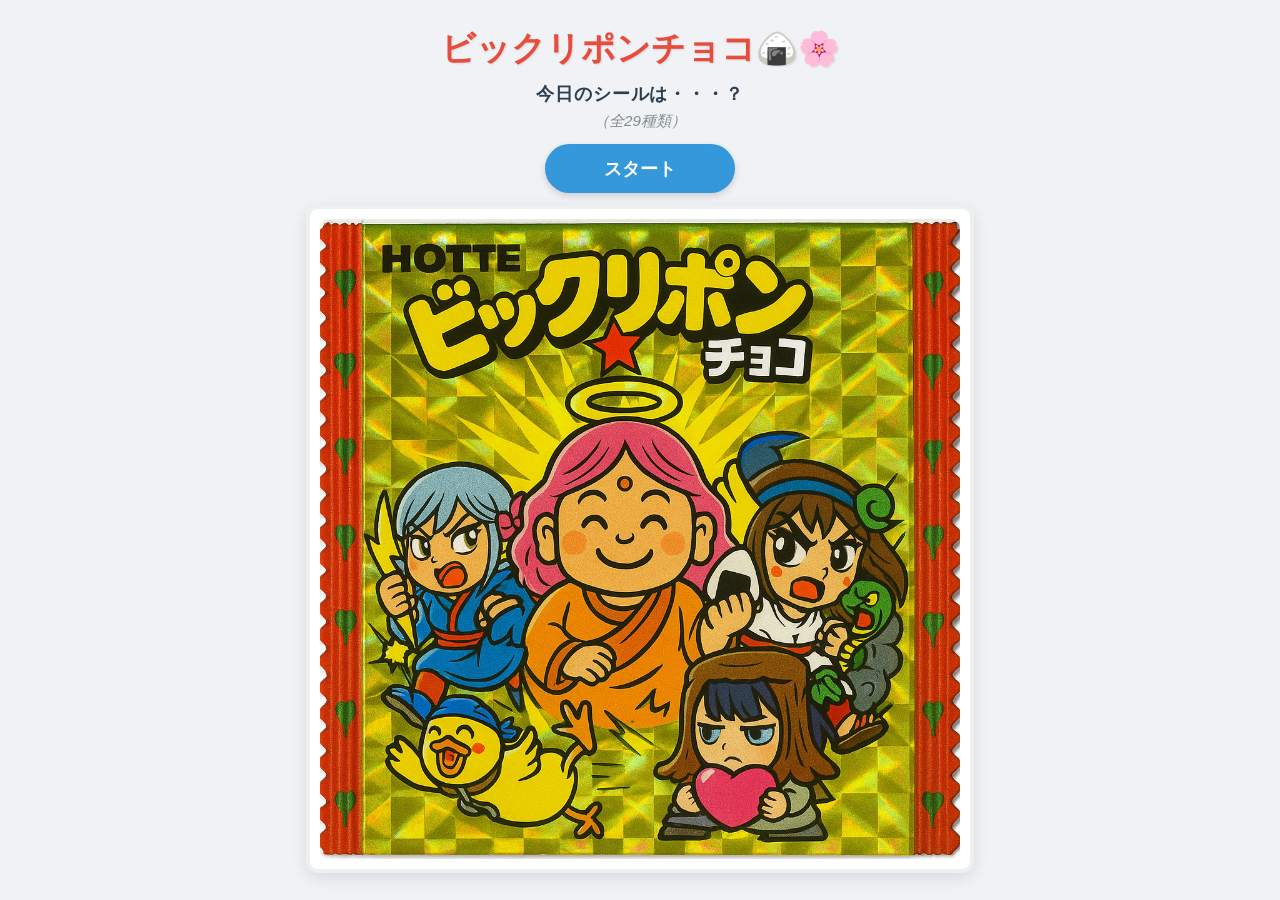
<file: index.html>
<!DOCTYPE html>
<html lang="ja">
<head>
    <meta charset="UTF-8">
    <meta name="viewport" content="width=device-width, initial-scale=1.0">
    <title>ビックリポンチョコ🍙🌸</title>
    <link rel="stylesheet" href="style.css">

    <!-- OGP設定ここから -->
    <meta property="og:title" content="ビックリポンチョコ🍙🌸">
    <meta property="og:description" content="今日のビックリポンチョコのシールは何かな？">
    <!-- ↓ ここに images/package.png を指定します -->
    <meta property="og:image" content="https://kouchang.github.io/bikkuri-pon-choco/images/package.png">
    <meta property="og:url" content="https://kouchang.github.io/bikkuri-pon-choco/">
    <meta property="og:type" content="website">
    <meta name="twitter:card" content="summary_large_image">
    <!-- OGP設定ここまで -->

</head>
<body>
    <!-- App Version: 5f945ce -->
    <h1>ビックリポンチョコ🍙🌸</h1>
    <p>今日のシールは・・・？</p>
    <a href="rarity.html" id="image-count-display"></a> <!-- pタグをaタグに変更し、href属性を追加 -->
    <button id="action-button">スタート</button>
    <div id="image-container">
        <img id="random-image" src="" alt="ランダムに表示される画像">
    </div>
    <script src="image-data.js"></script> <!-- この行を追加 -->
    <script src="script.js"></script>
</body>
</html>
</file>
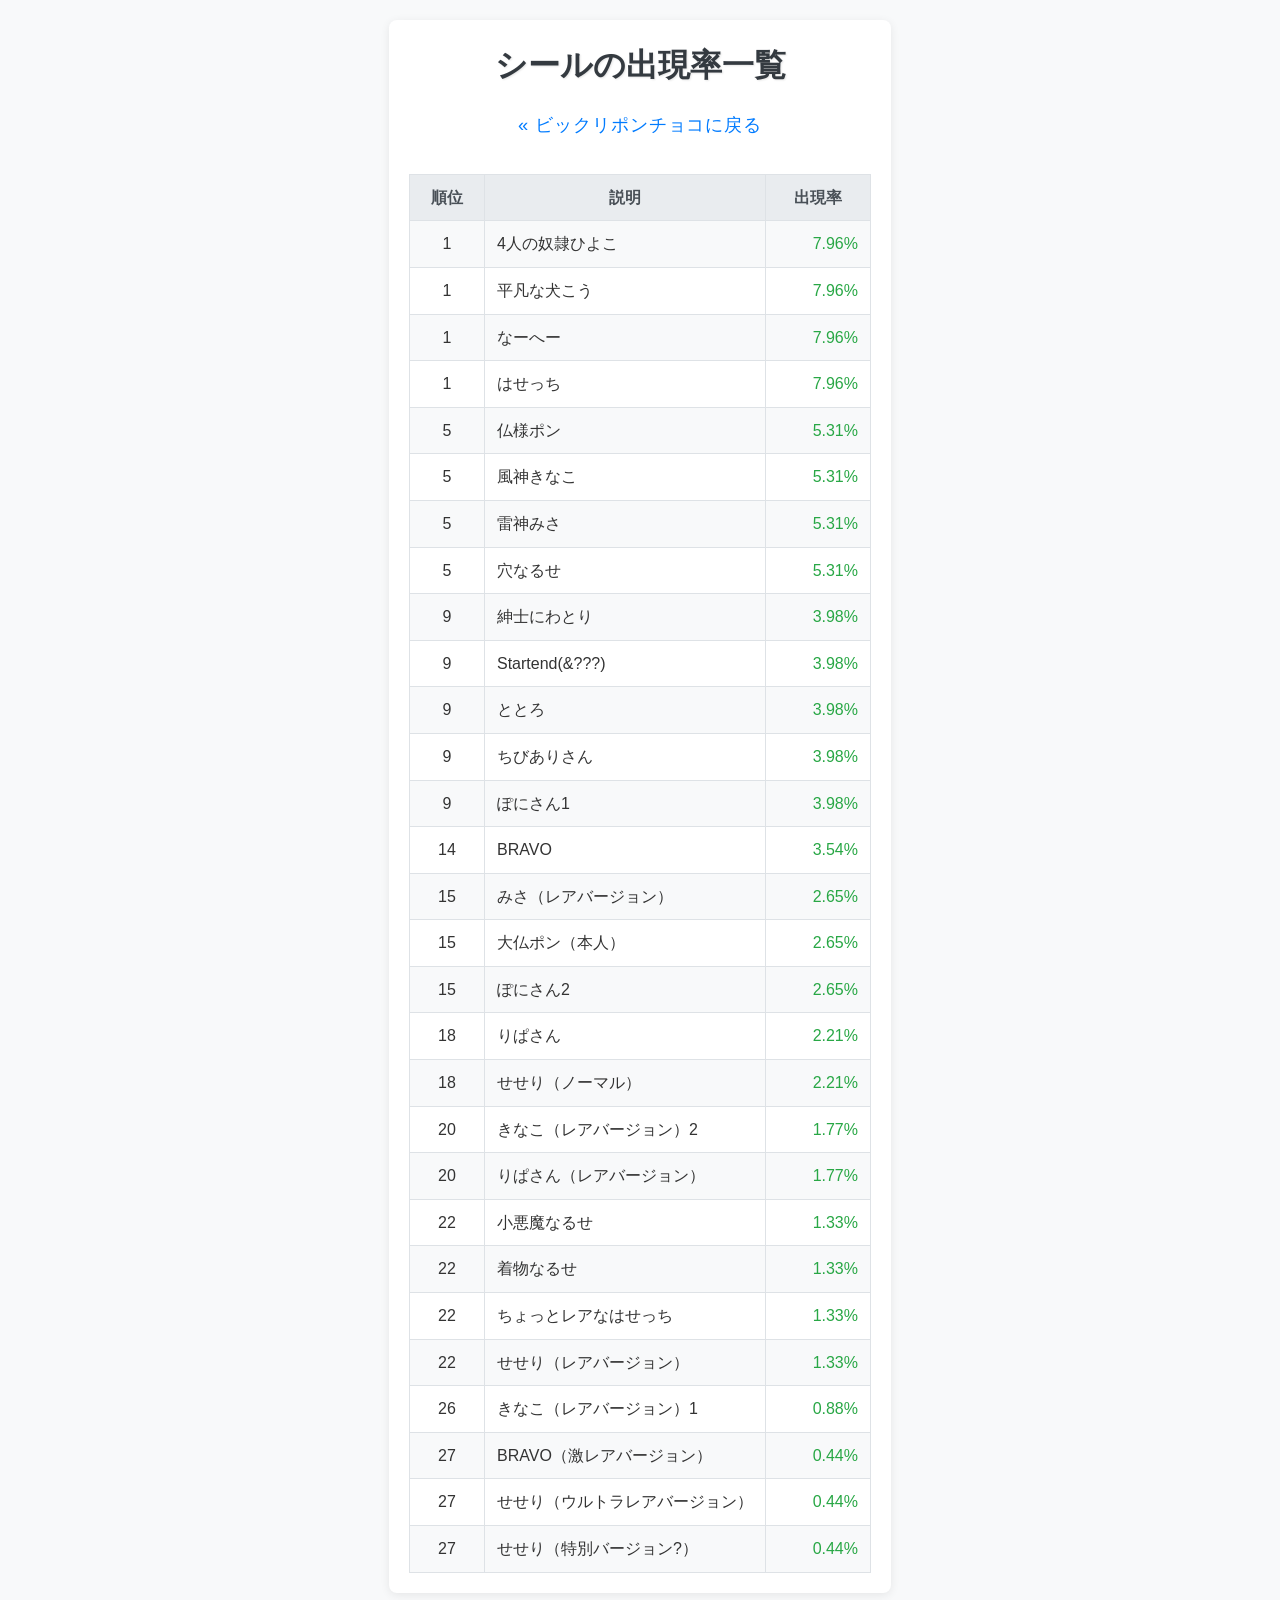
<file: rarity.html>
<!DOCTYPE html>
<html lang="ja">
<head>
    <meta charset="UTF-8">
    <meta name="viewport" content="width=device-width, initial-scale=1.0">
    <title>ビックリポンチョコ - シール出現率</title>
    <link rel="stylesheet" href="style.css">
    <link rel="stylesheet" href="rarity.css">
</head>
<body>
    <div class="container">
        <h1>シールの出現率一覧</h1>
        <p><a href="index.html" class="back-link">&laquo; ビックリポンチョコに戻る</a></p>
        <div id="rarity-table-container">
            <!-- ここにJavaScriptでテーブルが生成されます -->
        </div>
    </div>
    <script src="image-data.js"></script>
    <script>
        // 🖼️ 画像データは image-data.js から allImagesData を参照
        const imagesData = allImagesData;

        document.addEventListener('DOMContentLoaded', function() {
            const rarityTableContainer = document.getElementById('rarity-table-container');
            if (!rarityTableContainer) return;

            const sortedImagesData = [...imagesData].sort((a, b) => {
                const weightA = a.weight || 0;
                const weightB = b.weight || 0;
                if (weightB !== weightA) {
                    return weightB - weightA;
                }
                return 0;
            });

            // 順位を計算してデータに追加
            let rank = 0;
            let lastWeight = Infinity; // 前のアイテムのweightを保持 (最初は最大値より大きい値)
            const rankedImagesData = sortedImagesData.map((image, index) => {
                const currentWeight = image.weight || 0;
                if (currentWeight < lastWeight) {
                    rank = index + 1; // weightが変わったら、現在のインデックス+1を順位とする
                }
                // weightが同じ場合は、前のアイテムと同じrankが使われる
                lastWeight = currentWeight;
                return { ...image, displayRank: rank };
            });

            const totalWeight = rankedImagesData.reduce((sum, img) => sum + (img.weight || 0), 0);

            if (totalWeight <= 0) {
                rarityTableContainer.innerHTML = '<p>出現率を計算できませんでした。</p>';
                return;
            }

            const table = document.createElement('table');
            table.className = 'rarity-table';

            // テーブルヘッダーを作成
            const thead = document.createElement('thead');
            const headerRow = document.createElement('tr');
            const thRank = document.createElement('th'); // 順位ヘッダー
            thRank.textContent = '順位';
            const thDescription = document.createElement('th');
            thDescription.textContent = '説明';
            const thPercentage = document.createElement('th');
            thPercentage.textContent = '出現率';
            headerRow.appendChild(thRank); // 順位ヘッダーを追加
            headerRow.appendChild(thDescription);
            headerRow.appendChild(thPercentage);
            thead.appendChild(headerRow);
            table.appendChild(thead);

            // テーブルボディを作成
            const tbody = document.createElement('tbody');
            rankedImagesData.forEach(image => { // 順位情報が含まれたデータを使用
                const percentage = ((image.weight || 0) / totalWeight) * 100;
                const row = document.createElement('tr');

                const tdRank = document.createElement('td'); // 順位セル
                tdRank.textContent = image.displayRank;
                tdRank.className = 'rarity-rank-cell';

                const tdDescription = document.createElement('td');
                tdDescription.textContent = image.description;
                tdDescription.className = 'rarity-description-cell';

                const tdPercentage = document.createElement('td');
                tdPercentage.textContent = `${percentage.toFixed(2)}%`;
                tdPercentage.className = 'rarity-percentage-cell';

                row.appendChild(tdRank); // 順位セルを追加
                row.appendChild(tdDescription);
                row.appendChild(tdPercentage);
                tbody.appendChild(row);
            });
            table.appendChild(tbody);

            rarityTableContainer.appendChild(table);
        });
    </script>
</body>
</html>
</file>
<file: style.css>
body {
    font-family: 'Helvetica Neue', Arial, sans-serif;
    background-color: #f0f2f5; /* 少し明るい背景色に変更 */
    color: #333;
    margin: 0;
    padding: 10px;
    text-align: center;
    display: flex;
    flex-direction: column;
    align-items: center;
    justify-content: center;
    height: 100vh;
    overflow: hidden;
    box-sizing: border-box;
}

h1 {
    color: #e74c3c; /* 少し鮮やかな赤に変更 */
    margin-top: 0;
    margin-bottom: 8px; /* 少し調整 */
    font-size: 2.1em; /* 少し大きく */
    font-weight: bold;
    text-shadow: 1px 1px 2px rgba(0,0,0,0.1); /* 軽いテキストシャドウ */
}

p { /* 「今日のシールは・・・？」のスタイル */
    font-size: 1.15em; /* 少し大きく */
    color: #2c3e50; /* 濃いめの青灰色 */
    font-weight: 600; /* 少し太く */
    line-height: 1.5;
    margin-top: 0;
    margin-bottom: 4px; /* 下マージンを調整 */
    letter-spacing: 0.05em; /* 文字間隔を少し広げる */
}

#image-count-display { /* 「（全x種類）」のスタイル - リンクになってもスタイルを維持 */
    font-size: 0.95em;
    color: #7f8c8d;   /* 落ち着いたグレー */
    font-style: italic;
    margin-top: 0;
    margin-bottom: 12px;
    text-decoration: none; /* リンクの下線を消す場合 */
}
#image-count-display:hover {
    text-decoration: underline; /* ホバー時に下線を表示する場合 */
    color: #5a6268; /* ホバー時の色を少し濃くする場合 */
}

#action-button {
    display: block;
    margin: 0 auto 12px auto; /* 下マージンを少し調整 */
    padding: 12px 28px; /* パディングを少し大きく */
    font-size: 1.15em;
    font-weight: bold;
    color: white;
    background-color: #3498db; /* 明るい青に変更 */
    border: none;
    border-radius: 25px; /* より丸みのある角 */
    cursor: pointer;
    transition: background-color 0.2s ease-out, transform 0.1s ease;
    min-width: 190px;
    box-shadow: 0 3px 7px rgba(0,0,0,0.15);
}

#action-button:hover {
    background-color: #2980b9; /* ホバー時の色を少し濃く */
    transform: translateY(-1px); /* ホバー時に少し浮き上がる */
}

#action-button:disabled {
    background-color: #bdc3c7; /* 無効時の色を調整 */
    color: #7f8c8d;
    cursor: not-allowed;
    box-shadow: none;
    transform: translateY(0);
}

#image-container {
    margin-top: 0;
    margin-bottom: 0;
    border: 4px solid #ecf0f1; /* 枠線の色を調整 */
    border-radius: 12px; /* 角丸を少し大きく */
    box-shadow: 0 5px 15px rgba(0, 0, 0, 0.1);
    background-color: #ffffff;
    padding: 10px; /* パディングを少し大きく */
    max-width: 85%; /* 最大幅を少し調整 */
    display: inline-block;
}

#random-image {
    max-width: 100%;
    display: block;
    border-radius: 8px; /* 画像の角丸も調整 */
    /* テキスト要素のスタイル変更とマージン変更を考慮して調整 */
    max-height: calc(100vh - 260px); /* XXXpxの値を調整 (PC用) */
    object-fit: contain;
}

@media (max-width: 600px) {
    h1 {
        font-size: 1.9em;
        margin-bottom: 6px;
    }
    p {
        font-size: 1.05em;
        margin-bottom: 3px;
    }
    #image-count-display {
        font-size: 0.9em;
        margin-bottom: 10px;
    }
    #action-button {
        padding: 10px 22px;
        font-size: 1.05em;
        min-width: 160px;
        margin-bottom: 10px;
    }
    #image-container {
        padding: 8px;
        border-width: 3px;
    }
    #random-image {
        /* スマホ向けに再調整 */
        max-height: calc(100vh - 230px); /* XXXpxの値を調整 (スマホ用) */
    }
}

/* 画像決定時の背景エフェクト用クラス */
body.image-decided-effect {
    background-image: radial-gradient(circle, #fff5e6, #ffe6f0); /* 淡いオレンジ系と淡いピンク系に変更 */
    transition: background-image 0.5s ease-in-out;
}
</file>
<file: rarity.css>
body {
    background-color: #f8f9fa;
    font-family: 'Helvetica Neue', Arial, sans-serif;
    color: #333;
    line-height: 1.6;
    margin: 0;
    padding: 0;
    height: auto;
    overflow: auto;
}

.container {
    max-width: 800px;
    margin: 20px auto;
    padding: 20px;
    background-color: #ffffff;
    border-radius: 8px;
    box-shadow: 0 2px 10px rgba(0,0,0,0.08);
}

h1 {
    color: #343a40;
    text-align: center;
    margin-top: 0;
    margin-bottom: 20px;
    font-size: 2em;
}

.back-link {
    display: inline-block;
    margin-bottom: 20px;
    color: #007bff;
    text-decoration: none;
    font-weight: 500;
}
.back-link:hover {
    text-decoration: underline;
}

.rarity-table {
    width: 100%;
    border-collapse: collapse;
    margin-top: 15px;
}

.rarity-table th,
.rarity-table td {
    border: 1px solid #dee2e6;
    padding: 10px 12px;
}

.rarity-table th {
    background-color: #e9ecef;
    font-weight: bold;
    color: #495057;
    text-align: center;
}

.rarity-table tbody tr:nth-child(odd) {
    background-color: #f8f9fa;
}

.rarity-table tbody tr:hover {
    background-color: #e2e6ea;
}

.rarity-rank-cell { /* 順位セルのスタイル */
    text-align: center; /* 順位を中央寄せに */
    font-weight: 500;
    min-width: 50px; /* 順位列の最小幅 */
}

.rarity-description-cell {
    text-align: left;
}

.rarity-percentage-cell {
    text-align: right;
    font-weight: 500;
    color: #28a745;
    min-width: 80px;
}

@media (max-width: 600px) {
    .container {
        margin: 10px;
        padding: 15px;
    }
    h1 {
        font-size: 1.6em;
    }
    .rarity-table th,
    .rarity-table td {
        padding: 8px 10px;
        font-size: 0.9em;
    }
    .rarity-rank-cell {
        min-width: 40px;
    }
    .rarity-percentage-cell {
        min-width: 70px;
    }
}
</file>
